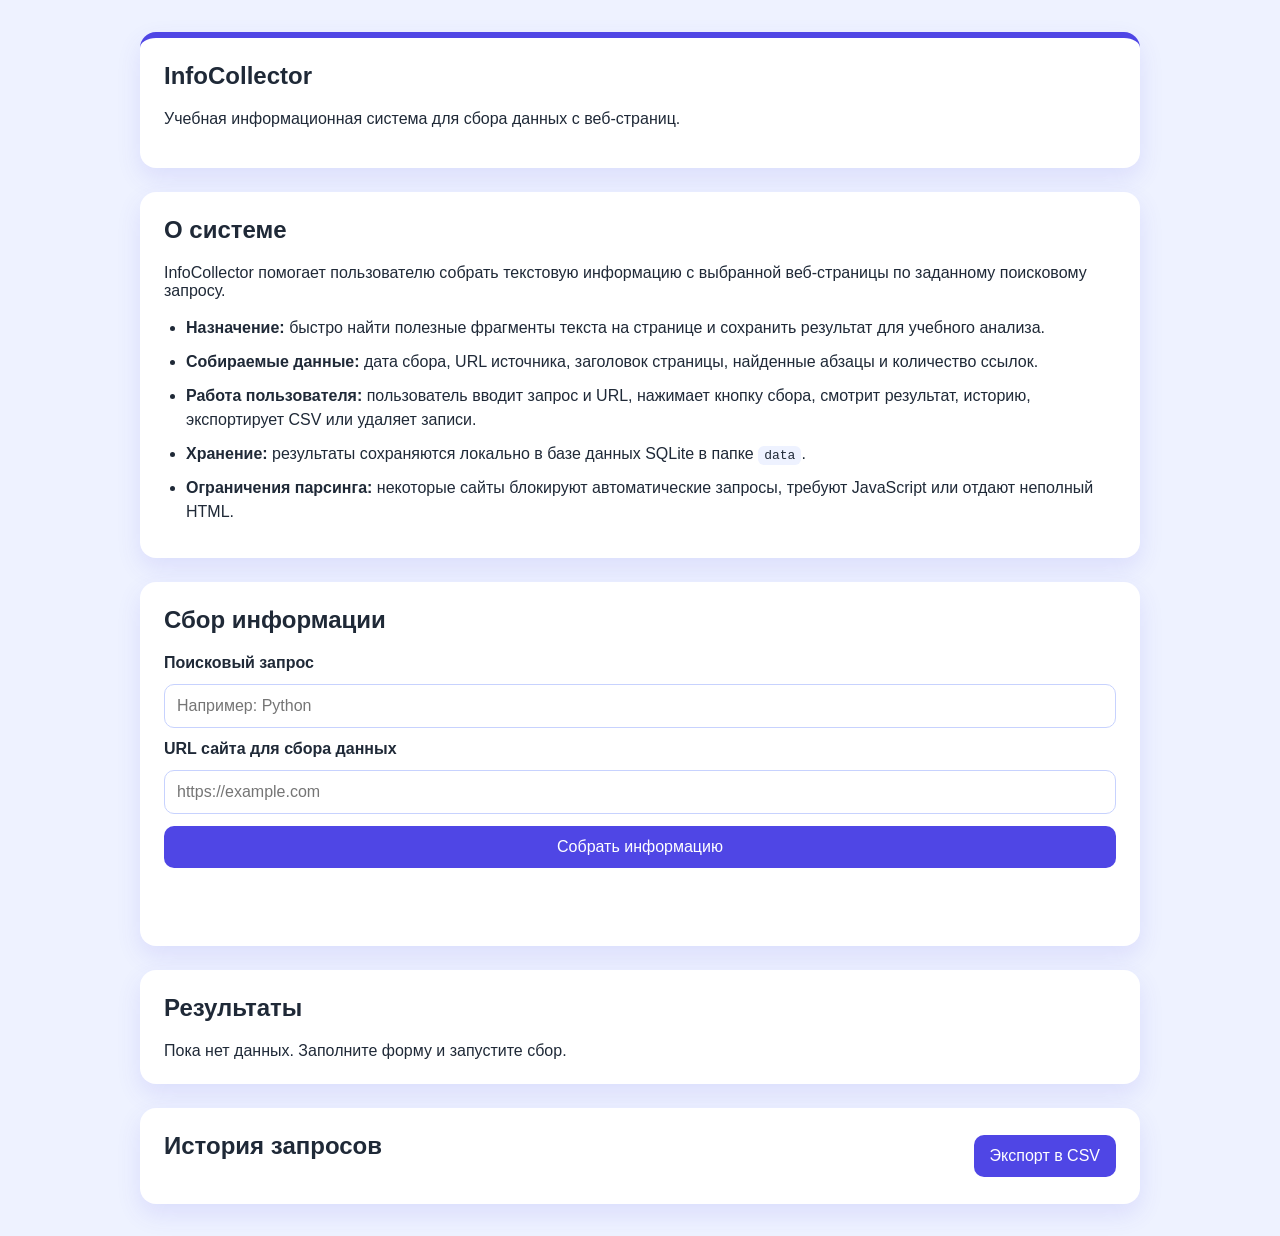
<file: info-collector/frontend/index.html>
<!DOCTYPE html>
<html lang="ru">
<head>
    <meta charset="UTF-8">
    <meta name="viewport" content="width=device-width, initial-scale=1.0">
    <title>InfoCollector</title>
    <link rel="stylesheet" href="styles.css">
</head>
<body>
    <main class="container">
        <section class="card hero">
            <h1>InfoCollector</h1>
            <p>Учебная информационная система для сбора данных с веб-страниц.</p>
        </section>

        <section class="card about-system">
            <h2>О системе</h2>
            <p>InfoCollector помогает пользователю собрать текстовую информацию с выбранной веб-страницы по заданному поисковому запросу.</p>

            <ul>
                <li><strong>Назначение:</strong> быстро найти полезные фрагменты текста на странице и сохранить результат для учебного анализа.</li>
                <li><strong>Собираемые данные:</strong> дата сбора, URL источника, заголовок страницы, найденные абзацы и количество ссылок.</li>
                <li><strong>Работа пользователя:</strong> пользователь вводит запрос и URL, нажимает кнопку сбора, смотрит результат, историю, экспортирует CSV или удаляет записи.</li>
                <li><strong>Хранение:</strong> результаты сохраняются локально в базе данных SQLite в папке <code>data</code>.</li>
                <li><strong>Ограничения парсинга:</strong> некоторые сайты блокируют автоматические запросы, требуют JavaScript или отдают неполный HTML.</li>
            </ul>
        </section>

        <section class="card">
            <h2>Сбор информации</h2>

            <form id="collect-form">
                <label for="query">Поисковый запрос</label>
                <input id="query" name="query" type="text" placeholder="Например: Python" required>

                <label for="url">URL сайта для сбора данных</label>
                <input id="url" name="url" type="url" placeholder="https://example.com" required>

                <button type="submit">Собрать информацию</button>
            </form>
            <p id="status" class="status"></p>
        </section>

        <section class="card" id="results-card">
            <h2>Результаты</h2>
            <div id="results">Пока нет данных. Заполните форму и запустите сбор.</div>
        </section>

        <section class="card">
            <div class="history-header">
                <h2>История запросов</h2>
                <a class="export-link" href="http://127.0.0.1:8000/export">Экспорт в CSV</a>
            </div>
            <div id="history"></div>
        </section>
    </main>

    <script src="script.js"></script>
</body>
</html>
</file>
<file: info-collector/frontend/styles.css>
* {
    box-sizing: border-box;
}

body {
    margin: 0;
    font-family: Arial, sans-serif;
    color: #1f2937;
    background: #eef2ff;
}

.container {
    width: min(1000px, 92%);
    margin: 32px auto;
}

.card {
    margin-bottom: 24px;
    padding: 24px;
    background: #ffffff;
    border-radius: 16px;
    box-shadow: 0 10px 25px rgba(79, 70, 229, 0.12);
}

.hero {
    border-top: 6px solid #4f46e5;
}

h1, h2, h3 {
    margin-top: 0;
}

.about-system ul {
    padding-left: 22px;
    margin-bottom: 0;
}

.about-system li {
    margin-bottom: 10px;
    line-height: 1.5;
}

.about-system code {
    padding: 2px 6px;
    background: #eef2ff;
    border-radius: 6px;
}

form {
    display: grid;
    gap: 12px;
    margin-top: 20px;
}

label {
    font-weight: 700;
}

input {
    width: 100%;
    padding: 12px;
    border: 1px solid #c7d2fe;
    border-radius: 10px;
    font-size: 16px;
}

button, .export-link {
    display: inline-block;
    padding: 12px 16px;
    color: #ffffff;
    background: #4f46e5;
    border: 0;
    border-radius: 10px;
    font-size: 16px;
    text-decoration: none;
    cursor: pointer;
}

button:hover, .export-link:hover {
    background: #4338ca;
}

.status {
    min-height: 22px;
    font-weight: 700;
}

.error {
    color: #dc2626;
}

.success {
    color: #16a34a;
}

.fragment {
    padding: 12px;
    margin: 8px 0;
    background: #f8fafc;
    border-left: 4px solid #4f46e5;
    border-radius: 8px;
}

.history-header {
    display: flex;
    align-items: center;
    justify-content: space-between;
    gap: 16px;
}

.history-item {
    padding: 16px;
    margin-top: 12px;
    border: 1px solid #e5e7eb;
    border-radius: 12px;
}

.history-actions {
    display: flex;
    gap: 8px;
    margin-top: 12px;
}

.secondary {
    background: #64748b;
}

.danger {
    background: #dc2626;
}

@media (max-width: 640px) {
    .history-header {
        align-items: flex-start;
        flex-direction: column;
    }
}
</file>
